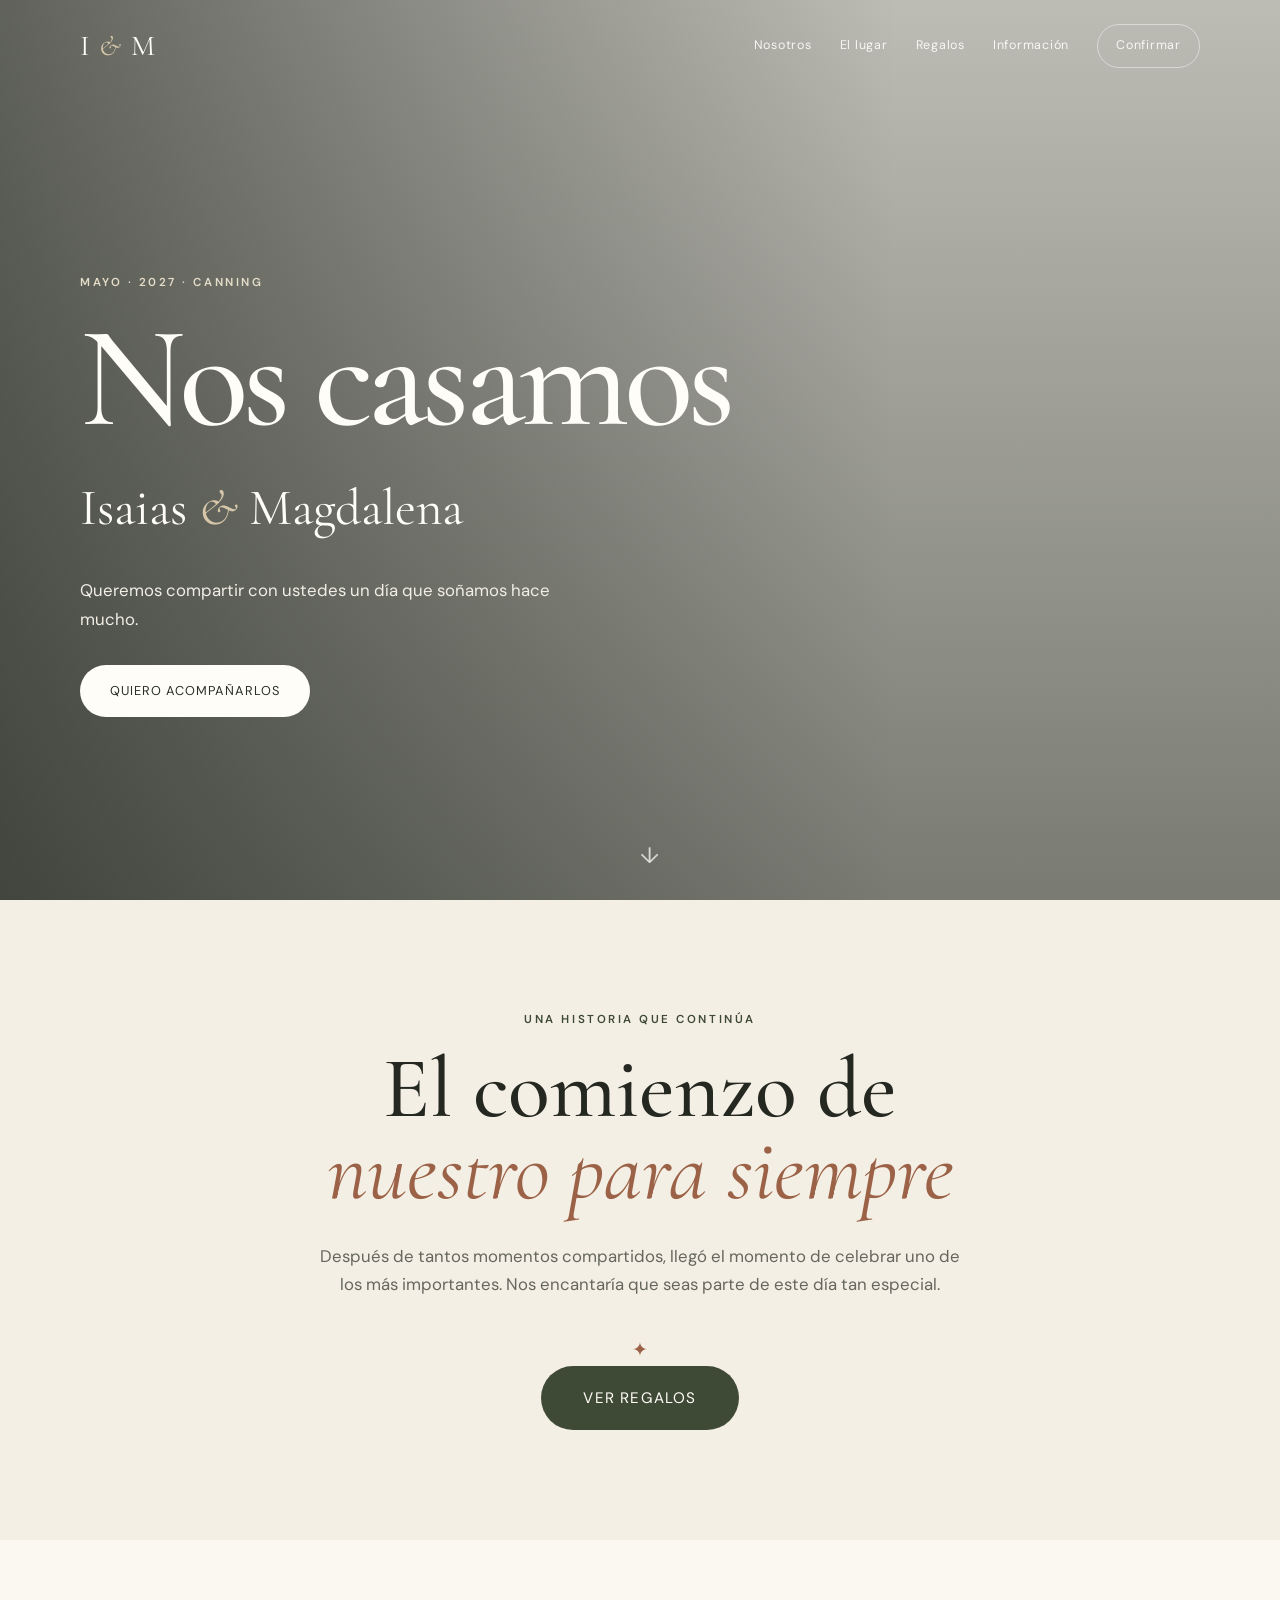
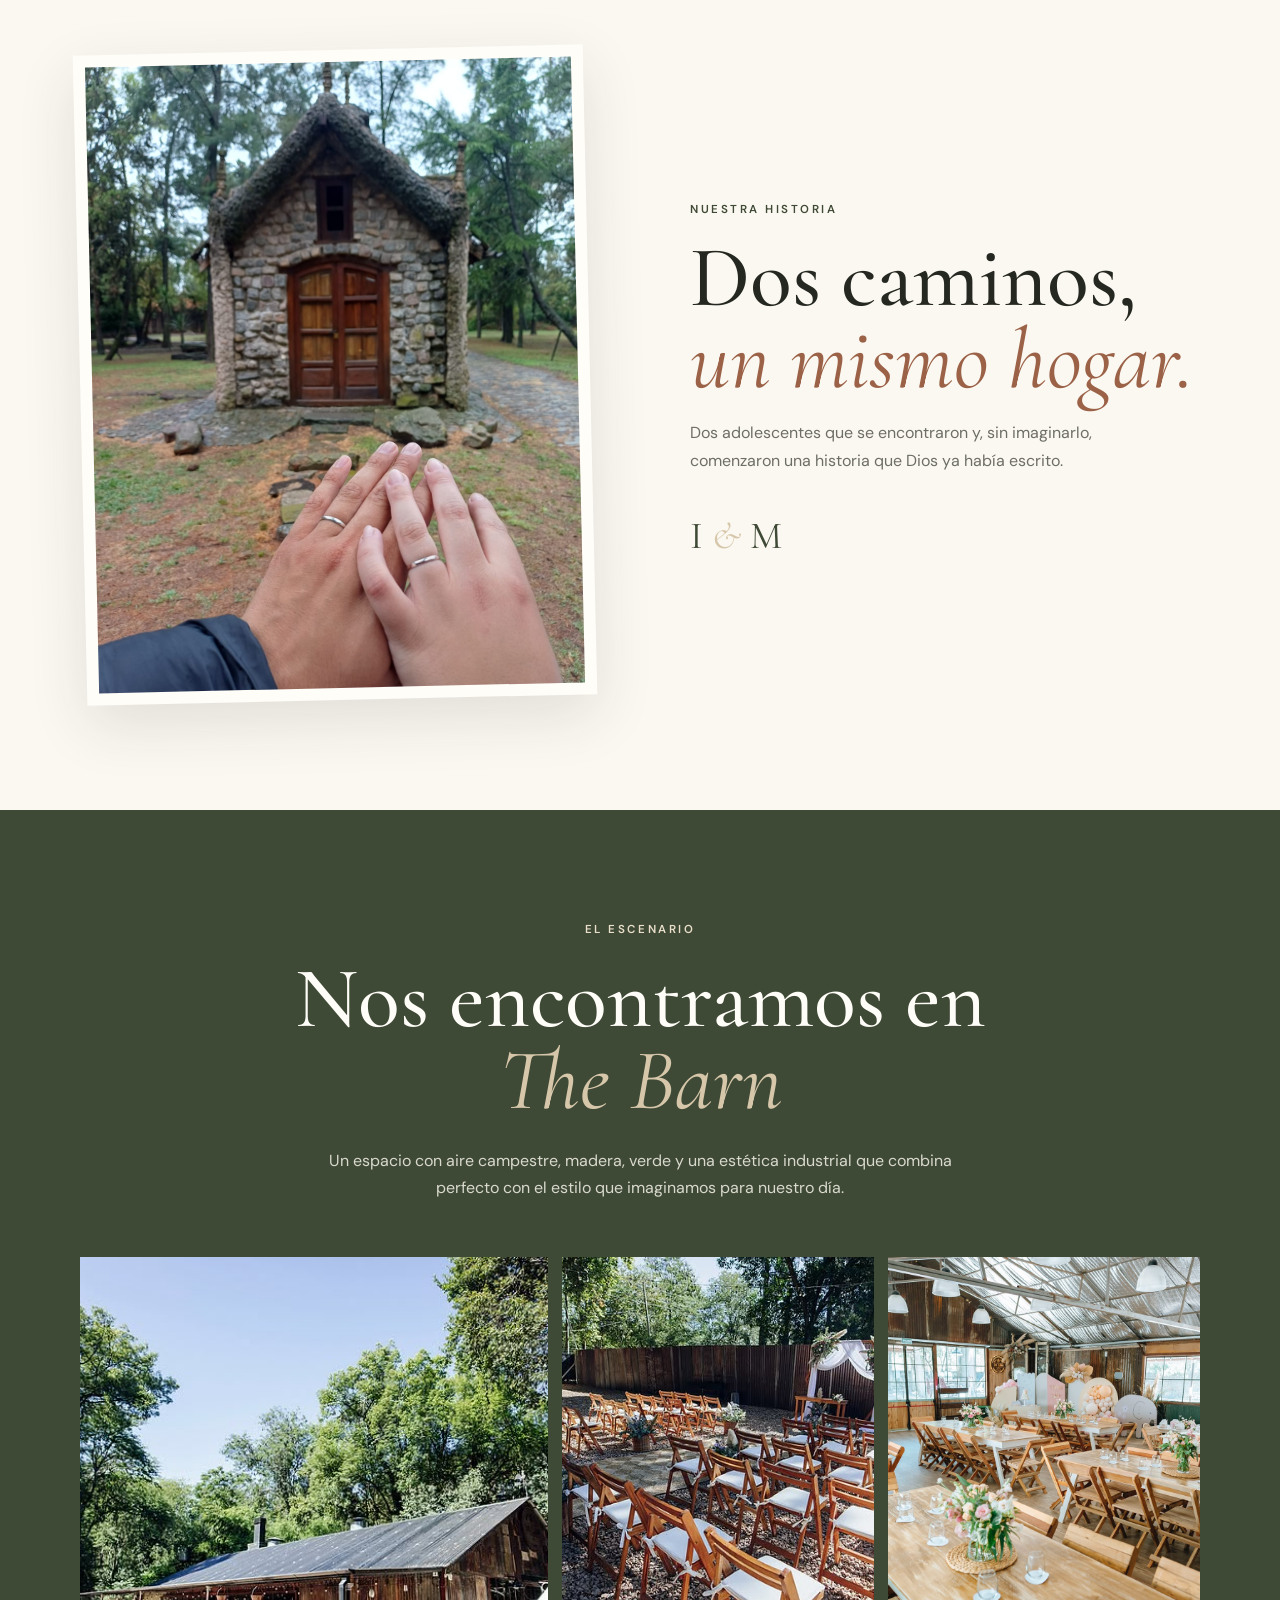
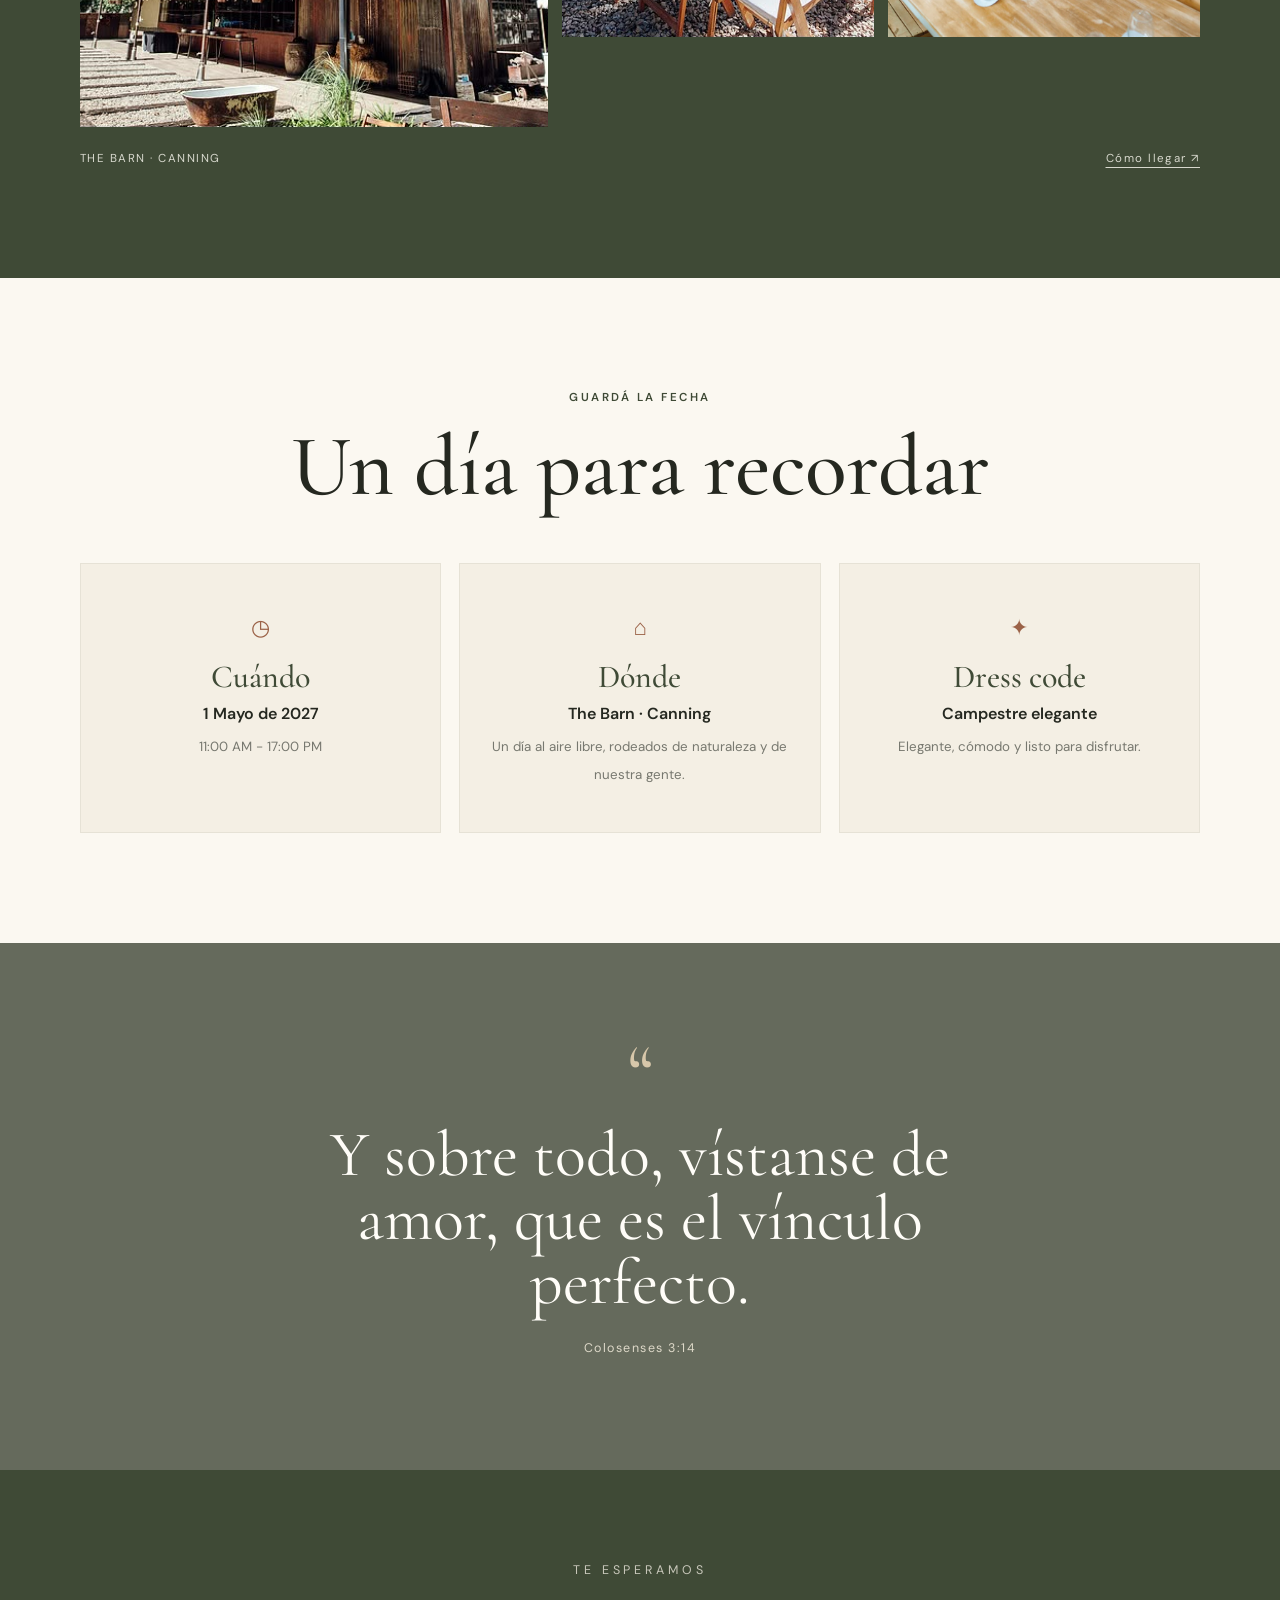
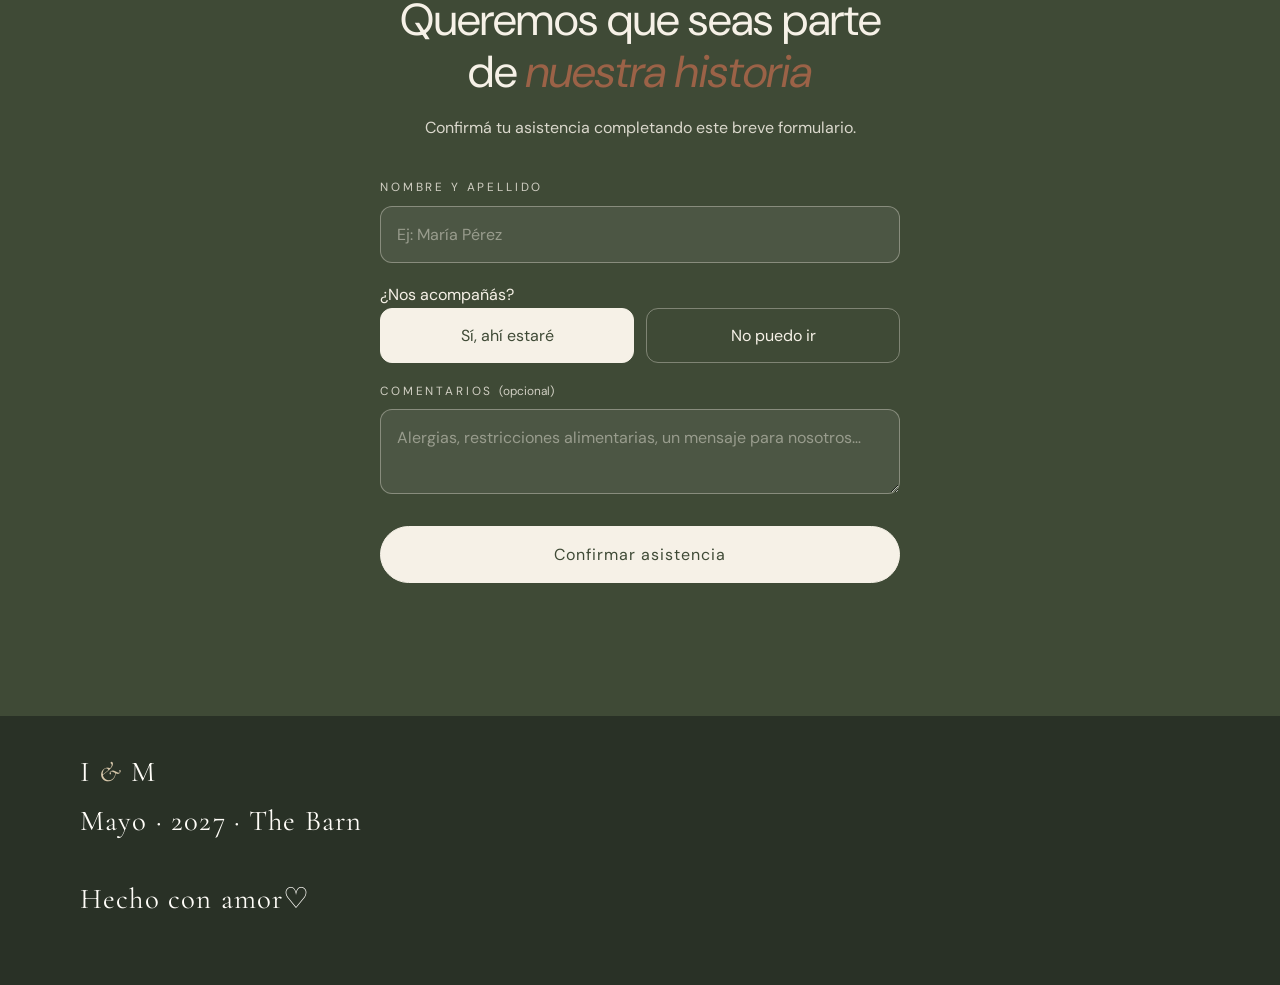
<file: index.html>
<!DOCTYPE html>
<html lang="es">
<head>
  <meta charset="UTF-8">
  <meta name="viewport" content="width=device-width, initial-scale=1.0">
  <meta name="theme-color" content="#3f4a36">
  <meta name="description" content="Invitación de boda — Isaias & Magdalena. Mayo 2027. The Barn, Canning.">
  <title>Isaias & Magdalena · Nuestra boda</title>
  <link rel="preconnect" href="https://fonts.googleapis.com">
  <link rel="preconnect" href="https://fonts.gstatic.com" crossorigin>
  <link href="https://fonts.googleapis.com/css2?family=Cormorant+Garamond:wght@400;500;600;700&family=DM+Sans:wght@400;500;600&display=swap" rel="stylesheet">
  <link rel="stylesheet" href="css/styles.css">
</head>
<body>

  <header class="hero" id="inicio">
    <nav class="nav container">
      <a class="brand" href="#inicio">I <span>&</span> M</a>
      <button class="menu-toggle" aria-label="Abrir menú" aria-expanded="false">☰</button>
      <div class="nav-links">
        <a href="#historia">Nosotros</a>
        <a href="#lugar">El lugar</a>
        <a href="regalos.html">Regalos</a>
        <a href="#info">Información</a>
        <a class="nav-cta" href="#rsvp">Confirmar</a>
      </div>
    </nav>

    <div class="hero-overlay"></div>
    <div class="hero-content container">
      <p class="eyebrow">MAYO · 2027 · CANNING</p>
      <h1>Nos casamos</h1>
      <div class="names">Isaias <span>&</span> Magdalena</div>
      <p class="hero-copy">Queremos compartir con ustedes un día que soñamos hace mucho.</p>
      <a href="#rsvp" class="button button-light">Quiero acompañarlos</a>
    </div>

    <div class="scroll-hint">↓</div>
  </header>

  <main>
    <section class="intro section">
      <div class="container narrow center">
        <p class="eyebrow olive">UNA HISTORIA QUE CONTINÚA</p>
        <h2>El comienzo de<br><em>nuestro para siempre</em></h2>
        <p class="lead">Después de tantos momentos compartidos, llegó el momento de celebrar uno de los más importantes. Nos encantaría que seas parte de este día tan especial.</p>
        <div class="ornament">✦</div>
        <a class="button button-dark" href="regalos.html" style="min-height: 64px; padding: 0 42px; font-size: .95rem;">Ver regalos</a>
      </div>
    </section>

    <section class="story section" id="historia">
      <div class="container story-grid">
        <div class="story-image photo-frame">
          <img src="images/anillos.jpeg" alt="Foto de Isaias y Magdalena">
        </div>
        <div class="story-text">
          <p class="eyebrow olive">NUESTRA HISTORIA</p>
          <h2>Dos caminos,<br><em>un mismo hogar.</em></h2>
          <p>Dos adolescentes que se encontraron y, sin imaginarlo, comenzaron una historia que Dios ya había escrito.</p>
          <div class="signature">I <span>&</span> M</div>
        </div>
      </div>
    </section>

    <section class="place section" id="lugar">
      <div class="container">
        <div class="place-heading center">
          <p class="eyebrow cream">EL ESCENARIO</p>
          <h2>Nos encontramos en<br><em>The Barn</em></h2>
          <p>Un espacio con aire campestre, madera, verde y una estética industrial que combina perfecto con el estilo que imaginamos para nuestro día.</p>
        </div>

        <div class="place-gallery">
          <div class="place-card large">
            <img src="/images/barn3.jpeg" alt="Paisaje campestre">
          </div>
          <div class="place-card">
            <img src="/images/barn5.jpeg" alt="Decoración de boda rústica">
          </div>
          <div class="place-card">
            <img src="/images/barn1.jpeg" alt="Boda al aire libre">
          </div>
        </div>

        <div class="place-note">
          <span>THE BARN · CANNING</span>
          <a href="https://www.google.com/maps/search/?api=1&query=The+Barn+Canning" target="_blank" rel="noopener">Cómo llegar ↗</a>
        </div>
      </div>
    </section>

    <section class="details section" id="info">
      <div class="container">
        <div class="center">
          <p class="eyebrow olive">GUARDÁ LA FECHA</p>
          <h2>Un día para recordar</h2>
        </div>

        <div class="details-grid">
          <article class="detail-card">
            <span class="detail-icon">◷</span>
            <h3>Cuándo</h3>
            <p>1 Mayo de 2027</p>
            <small>11:00 AM - 17:00 PM</small>
          </article>
          <article class="detail-card">
            <span class="detail-icon">⌂</span>
            <h3>Dónde</h3>
            <p>The Barn · Canning</p>
            <small>Un día al aire libre, rodeados de naturaleza y de nuestra gente.</small>
          </article>
          <article class="detail-card">
            <span class="detail-icon">✦</span>
            <h3>Dress code</h3>
            <p>Campestre elegante</p>
            <small>Elegante, cómodo y listo para disfrutar.</small>
          </article>
        </div>
      </div>
    </section>
<!-- 
    <section class="gallery section" id="galeria">
      <div class="container">
        <div class="center">
          <p class="eyebrow olive">MOMENTOS NUESTROS</p>
          <h2>Un pedacito de nuestra historia</h2>

        <div class="photo-grid">
          <div class="gallery-item tall"><img src="assets/nosotros-2.jpg" alt="Foto de la pareja" onerror="this.src='https://images.unsplash.com/photo-1520854221256-17451cc331bf?auto=format&fit=crop&w=900&q=85'"></div>
          <div class="gallery-item"><img src="assets/nosotros-3.jpg" alt="Foto de la pareja" onerror="this.src='https://images.unsplash.com/photo-1511285560929-80b456fea0bc?auto=format&fit=crop&w=900&q=85'"></div>
          <div class="gallery-item"><img src="assets/nosotros-4.jpg" alt="Foto de la pareja" onerror="this.src='https://images.unsplash.com/photo-1465495976277-4387d4b0e4a6?auto=format&fit=crop&w=900&q=85'"></div>
          <div class="gallery-item wide"><img src="assets/nosotros-5.jpg" alt="Foto de la pareja" onerror="this.src='https://images.unsplash.com/photo-1519225421980-715cb0215aed?auto=format&fit=crop&w=1200&q=85'"></div>
          <div class="gallery-item"><img src="assets/nosotros-6.jpg" alt="Foto de la pareja" onerror="this.src='https://images.unsplash.com/photo-1522673607200-164d1b6ce486?auto=format&fit=crop&w=900&q=85'"></div>
        </div>
      </div>
    </section> -->

    <section class="quote section">
      <div class="quote-overlay"></div>
      <div class="container narrow center">
        <div class="quote-mark">“</div>
        <blockquote>Y sobre todo, vístanse de amor, que es el vínculo perfecto.</blockquote>
        <cite>Colosenses 3:14</cite>
      </div>
    </section>

    <section id="rsvp">
  <div class="rv-wrap">
    <p class="rv-eyebrow">Te esperamos</p>
    <h2>Queremos que seas parte de <em>nuestra historia</em></h2>
    <p class="rv-intro">Confirmá tu asistencia completando este breve formulario.</p>

    <form id="rv-form" novalidate>
      <div>
        <label class="rv-label" for="rv-nombre">Nombre y apellido</label>
        <input type="text" id="rv-nombre" name="nombre" placeholder="Ej: María Pérez" autocomplete="name" required>
      </div>

      <div>
        <span class="rv-label" style="display:block">¿Nos acompañás?</span>
        <div class="rv-opciones">
          <label><input type="radio" name="asistencia" value="Sí" checked><span>Sí, ahí estaré</span></label>
          <label><input type="radio" name="asistencia" value="No"><span>No puedo ir</span></label>
        </div>
      </div>

      <div>
        <label class="rv-label" for="rv-coment">Comentarios <span style="text-transform:none;letter-spacing:0">(opcional)</span></label>
        <textarea id="rv-coment" name="comentarios" placeholder="Alergias, restricciones alimentarias, un mensaje para nosotros…"></textarea>
      </div>

      <!-- trampa para bots: si se completa, no se envía -->
      <div class="rv-hp" aria-hidden="true">
        <input type="text" name="web" tabindex="-1" autocomplete="off">
      </div>

      <button class="rv-btn" id="rv-enviar" type="submit">Confirmar asistencia</button>
      <p class="rv-msg" id="rv-msg" role="status"></p>
    </form>

    <div class="rv-gracias" id="rv-gracias">
      <div class="rv-orn">✦</div>
      <h3 id="rv-gracias-titulo">¡Gracias por confirmar!</h3>
      <p id="rv-gracias-texto">Recibimos tu respuesta. Nos vemos pronto ♡</p>
    </div>
  </div>
</section>


<script>
(function () {
  /* Pegá acá el link de "Aplicación web" que te da Google Apps Script
     (termina en /exec). Ver instrucciones aparte. */
  var SCRIPT_URL = "https://script.google.com/macros/s/AKfycbxLMIpXN3twSSi3PvsIwdO7Vk8PCR7IIiwF1JnvDKRMQa2CeKNbaCB3D-6XfTPdbLgu9g/exec";

  var form = document.getElementById("rv-form");
  var btn = document.getElementById("rv-enviar");
  var msg = document.getElementById("rv-msg");
  var gracias = document.getElementById("rv-gracias");
  if (!form) return;

  function error(t) { msg.className = "rv-msg rv-error"; msg.textContent = t; }

  form.addEventListener("submit", function (e) {
    e.preventDefault();
    msg.className = "rv-msg"; msg.textContent = "";

    var f = new FormData(form);
    var nombre = (f.get("nombre") || "").trim();
    if (f.get("web")) return;                         // bot
    if (nombre.split(/\s+/).length < 2 || nombre.length < 4) {
      error("Por favor escribí tu nombre y apellido."); return;
    }
    if (!SCRIPT_URL) { error("Falta configurar el formulario."); return; }

    btn.disabled = true; btn.textContent = "Enviando…";

    var datos = new URLSearchParams();
    datos.append("nombre", nombre);
    datos.append("asistencia", f.get("asistencia"));
    datos.append("comentarios", (f.get("comentarios") || "").trim());

    // no-cors: evita problemas de CORS con Google. No se puede leer la
    // respuesta, así que si el envío no falla por red, se da por recibido.
    fetch(SCRIPT_URL, { method: "POST", mode: "no-cors", body: datos })
      .then(function () {
        var viene = f.get("asistencia") === "Sí";
        document.getElementById("rv-gracias-titulo").textContent =
          viene ? "¡Gracias por confirmar!" : "Gracias por avisarnos";
        document.getElementById("rv-gracias-texto").textContent =
          viene ? "Recibimos tu respuesta. Nos vemos pronto ♡"
                : "Lamentamos que no puedas acompañarnos. ¡Te mandamos un abrazo grande!";
        form.style.display = "none";
        gracias.style.display = "block";
      })
      .catch(function () {
        error("No pudimos enviar tu respuesta. Probá de nuevo en un momento.");
        btn.disabled = false; btn.textContent = "Confirmar asistencia";
      });
  });
})();
</script>

  </main>

  <footer>
    <div class="container footer-inner">
      <div class="footer-brand">I <span>&</span> M<div>
      <p>Mayo · 2027 · The Barn</p>
      <p>Hecho con amor♡</p>
    </div>
  </footer>

  <script src="js/script.js"></script>
</body>
</html>
</file>
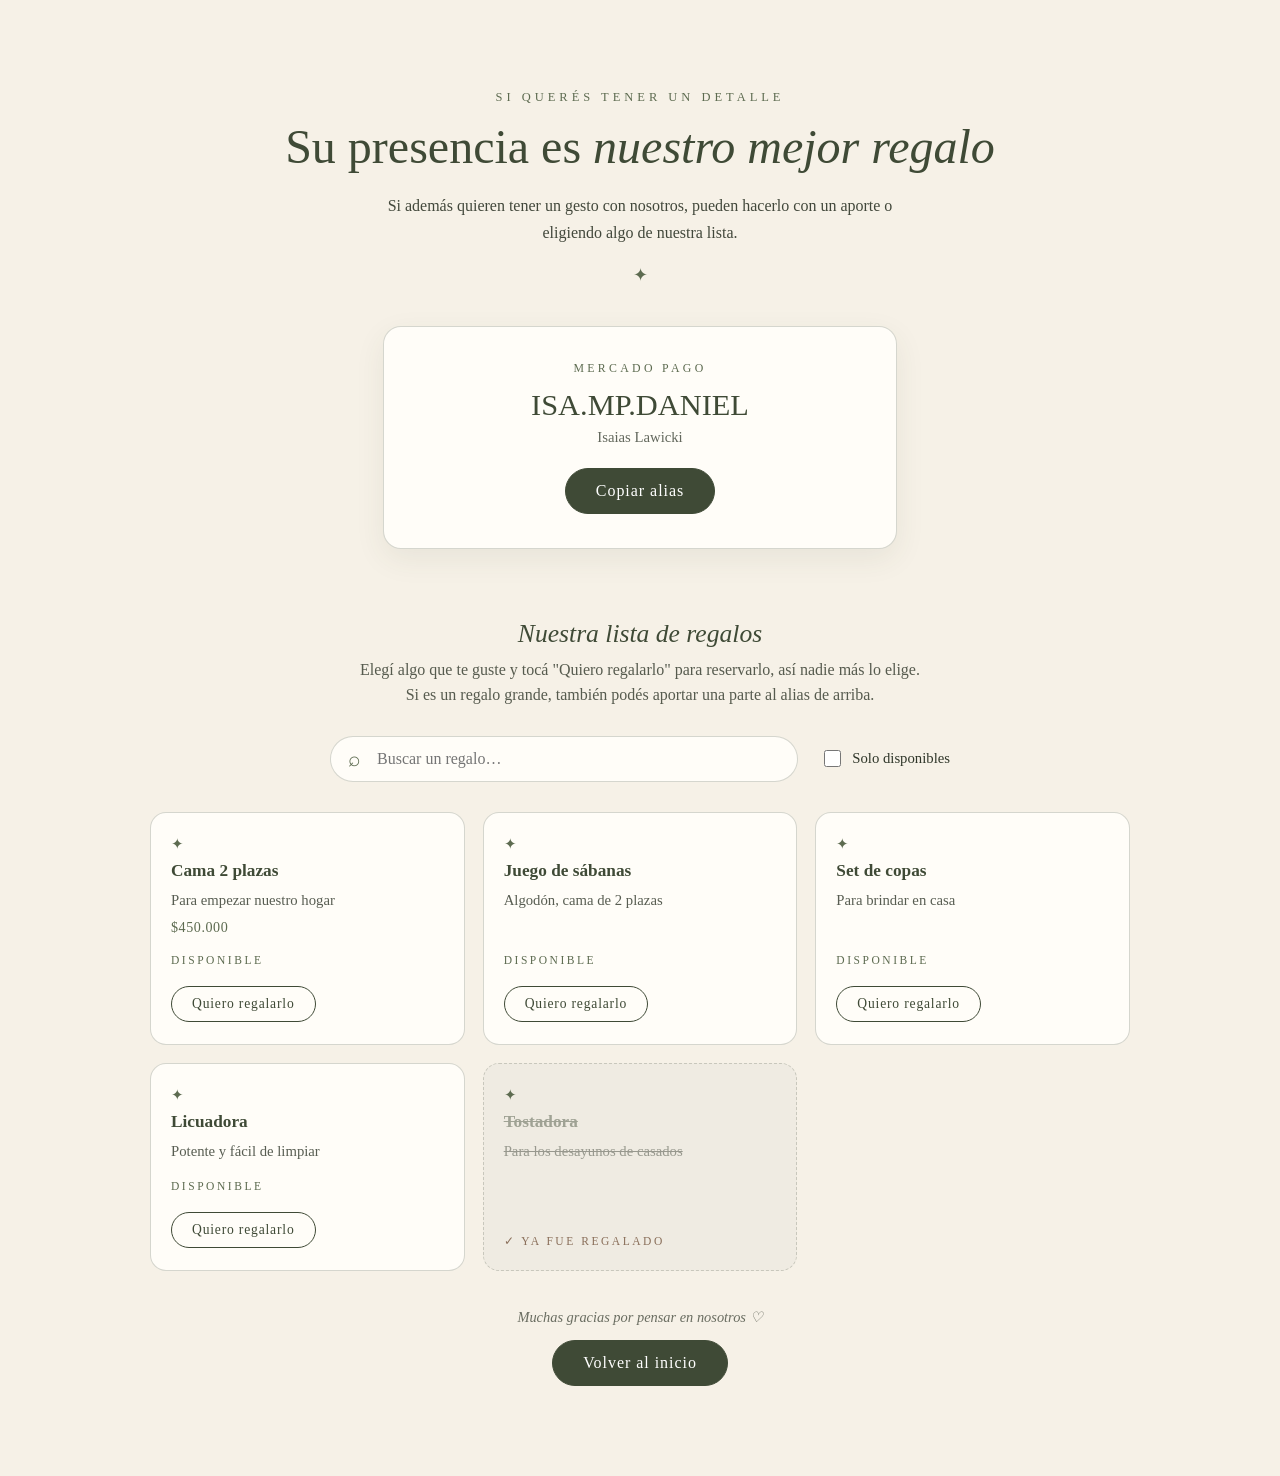
<file: regalos.html>
<!DOCTYPE html>
<html lang="es">
<head>
  <meta charset="UTF-8">
  <meta name="viewport" content="width=device-width, initial-scale=1.0">
  <title>Isaias y Magdalena | Regalos</title>
<style>
  body { margin: 0; }
  #regalos {
    --rg-verde: #3f4a36;
    --rg-verde-suave: #5d6b50;
    --rg-crema: #f6f1e7;
    --rg-papel: #fffdf8;
    --rg-borde: rgba(63, 74, 54, .22);
    --rg-texto: #2f3629;

    background: var(--rg-crema);
    color: var(--rg-texto);
    padding: 90px 20px;
    text-align: center;
  }
  #regalos .rg-wrap { max-width: 980px; margin: 0 auto; }

  #regalos .rg-eyebrow {
    font-size: .78rem; letter-spacing: .32em; text-transform: uppercase;
    color: var(--rg-verde-suave); margin: 0 0 14px;
  }
  #regalos h2 {
    font-family: inherit; font-weight: 400;
    font-size: clamp(2rem, 5vw, 3rem); line-height: 1.15;
    margin: 0 0 18px; color: var(--rg-verde);
  }
  #regalos h2 em { font-style: italic; }
  #regalos .rg-intro { max-width: 560px; margin: 0 auto 10px; line-height: 1.7; opacity: .9; }
  #regalos .rg-orn { color: var(--rg-verde-suave); margin: 18px 0 40px; font-size: 1.1rem; }

  /* ---------- Alias ---------- */
  .rg-alias {
    background: var(--rg-papel); border: 1px solid var(--rg-borde);
    border-radius: 18px; max-width: 460px; margin: 0 auto 70px;
    padding: 34px 26px; box-shadow: 0 10px 30px rgba(63, 74, 54, .08);
  }
  .rg-alias small {
    display: block; font-size: .74rem; letter-spacing: .28em;
    text-transform: uppercase; color: var(--rg-verde-suave); margin-bottom: 12px;
  }
  .rg-alias-valor {
    font-size: clamp(1.4rem, 5vw, 1.9rem); color: var(--rg-verde);
    word-break: break-all; margin: 0 0 6px;
  }
  .rg-alias-titular { font-size: .92rem; opacity: .75; margin: 0 0 22px; }

  .rg-btn {
    display: inline-block; font: inherit; cursor: pointer; text-decoration: none;
    background: var(--rg-verde); color: #fff; border: 1px solid var(--rg-verde);
    border-radius: 999px; padding: 13px 30px; letter-spacing: .06em;
    transition: background .25s, color .25s, transform .2s, opacity .25s;
  }
  .rg-btn:hover { background: transparent; color: var(--rg-verde); }
  .rg-btn:active { transform: scale(.97); }
  .rg-btn:disabled { opacity: .6; cursor: wait; }

  /* ---------- Lista ---------- */
  .rg-subtitulo {
    font-family: inherit; font-weight: 400; font-style: italic;
    font-size: 1.6rem; color: var(--rg-verde); margin: 0 0 8px;
  }
  .rg-subtexto { margin: 0 0 28px; opacity: .8; line-height: 1.6; }

  /* Buscador */
  .rg-tools {
    display: flex; flex-wrap: wrap; align-items: center; justify-content: center;
    gap: 14px 22px; margin: 0 auto 30px; max-width: 620px;
  }
  .rg-buscar { position: relative; flex: 1 1 280px; }
  .rg-buscar input {
    width: 100%; box-sizing: border-box; font: inherit; color: var(--rg-texto);
    background: var(--rg-papel); border: 1px solid var(--rg-borde);
    border-radius: 999px; padding: 13px 20px 13px 46px;
    transition: border-color .25s, box-shadow .25s;
  }
  .rg-buscar input:focus {
    outline: none; border-color: var(--rg-verde);
    box-shadow: 0 0 0 3px rgba(63, 74, 54, .12);
  }
  .rg-buscar::before {
    content: "⌕"; position: absolute; left: 18px; top: 50%;
    transform: translateY(-52%); font-size: 1.3rem; color: var(--rg-verde-suave);
    pointer-events: none;
  }
  .rg-solo { display: flex; align-items: center; gap: 8px; font-size: .92rem; cursor: pointer; user-select: none; }
  .rg-solo input { accent-color: var(--rg-verde); width: 17px; height: 17px; }

  .rg-grid {
    display: grid; grid-template-columns: minmax(0, 1fr);
    gap: 18px; text-align: left;
  }
  .rg-item {
    background: var(--rg-papel); border: 1px solid var(--rg-borde);
    border-radius: 16px; padding: 22px 20px;
    display: flex; flex-direction: column; gap: 8px;
    transition: transform .25s, box-shadow .25s;
  }
  .rg-item:hover { transform: translateY(-3px); box-shadow: 0 10px 24px rgba(63, 74, 54, .1); }
  .rg-item .rg-ico { color: var(--rg-verde-suave); font-size: .95rem; }
  .rg-item h4 { font-family: inherit; font-weight: 600; font-size: 1.08rem; margin: 0; color: var(--rg-verde); }
  .rg-item p { margin: 0; font-size: .92rem; line-height: 1.5; opacity: .8; }
  .rg-precio { font-size: .88rem; color: var(--rg-verde-suave); letter-spacing: .04em; }
  .rg-estado {
    margin-top: auto; padding-top: 10px; font-size: .72rem;
    letter-spacing: .22em; text-transform: uppercase; color: var(--rg-verde-suave);
  }
  .rg-item.no-disponible { background: #efebe2; border-style: dashed; }
  .rg-item.no-disponible h4, .rg-item.no-disponible p { text-decoration: line-through; opacity: .45; }
  .rg-item.no-disponible .rg-estado { color: #8a6f5a; }
  .rg-item.no-disponible .rg-estado::before { content: "✓ "; }

  .rg-quiero {
    margin-top: 12px; align-self: flex-start; font: inherit; font-size: .85rem;
    letter-spacing: .06em; cursor: pointer; color: var(--rg-verde); background: transparent;
    border: 1px solid var(--rg-verde); border-radius: 999px; padding: 9px 20px;
    transition: background .25s, color .25s;
  }
  .rg-quiero:hover { background: var(--rg-verde); color: #fff; }

  .rg-vacio { grid-column: 1 / -1; text-align: center; opacity: .65; padding: 30px 0; }
  .rg-nota { margin-top: 38px; font-size: .9rem; opacity: .7; font-style: italic; }

  /* ---------- Ventana de reserva ---------- */
  .rg-modal {
    position: fixed; inset: 0; z-index: 1000; display: flex;
    align-items: center; justify-content: center; padding: 20px;
    background: rgba(47, 54, 41, .55);
  }
  .rg-modal[hidden] { display: none; }
  .rg-modal-card {
    position: relative; width: 100%; max-width: 420px; box-sizing: border-box;
    background: var(--rg-papel); border-radius: 18px; padding: 36px 28px 30px;
    text-align: center; box-shadow: 0 20px 50px rgba(0, 0, 0, .25);
  }
  .rg-cerrar {
    position: absolute; top: 10px; right: 14px; border: 0; background: none;
    font-size: 1.8rem; line-height: 1; cursor: pointer; color: var(--rg-verde-suave);
  }
  .rg-modal-card h4 {
    font-family: inherit; font-weight: 400; font-style: italic;
    font-size: 1.6rem; color: var(--rg-verde); margin: 0 0 12px;
  }
  .rg-modal-card p { margin: 0 0 18px; line-height: 1.6; font-size: .95rem; opacity: .85; }
  .rg-modal-card input[type="text"] {
    width: 100%; box-sizing: border-box; font: inherit; color: var(--rg-texto);
    background: #fff; border: 1px solid var(--rg-borde); border-radius: 12px;
    padding: 13px 16px; margin-bottom: 16px; text-align: center;
  }
  .rg-modal-card input[type="text"]:focus { outline: none; border-color: var(--rg-verde); }
  .rg-modal-msg { min-height: 1.3em; margin: 12px 0 0 !important; font-size: .9rem !important; color: #a4482c; }
  .rg-hp { position: absolute; left: -9999px; height: 0; overflow: hidden; }

  @media (max-width: 600px) {
    #regalos { padding: 58px 16px; }
    #regalos .rg-eyebrow { letter-spacing: .22em; }
    #regalos h2 { font-size: clamp(1.9rem, 8vw, 2.5rem); }
    #regalos .rg-orn { margin: 14px 0 28px; }
    .rg-alias { margin-bottom: 48px; padding: 28px 18px; }
    .rg-tools { gap: 12px; margin-bottom: 22px; }
    .rg-buscar { flex-basis: 100%; min-width: 0; }
    .rg-solo { width: 100%; justify-content: center; }
    .rg-grid { grid-template-columns: minmax(0, 1fr); gap: 12px; }
    .rg-item { padding: 18px; }
    .rg-quiero { align-self: stretch; min-height: 44px; }
    .rg-modal { padding: 12px; }
    .rg-modal-card { padding: 34px 20px 24px; }
  }

  @media (max-width: 360px) {
    #regalos { padding-right: 12px; padding-left: 12px; }
    .rg-alias { padding: 24px 14px; }
    .rg-alias small { letter-spacing: .16em; }
    .rg-solo { font-size: .85rem; }
    .rg-modal-card { padding-right: 16px; padding-left: 16px; }
  }

  @media (min-width: 640px) {
    .rg-grid { grid-template-columns: repeat(2, minmax(0, 1fr)); }
  }

  @media (min-width: 960px) {
    .rg-grid { grid-template-columns: repeat(3, minmax(0, 1fr)); }
  }
</style>
</head>
<body>

<section id="regalos">
  <div class="rg-wrap">
    <p class="rg-eyebrow">Si querés tener un detalle</p>
    <h2>Su presencia es <em>nuestro mejor regalo</em></h2>
    <p class="rg-intro">
      Si además quieren tener un gesto con nosotros, pueden hacerlo
      con un aporte o eligiendo algo de nuestra lista.
    </p>
    <div class="rg-orn">✦</div>

    <!-- ALIAS MERCADO PAGO -->
    <div class="rg-alias">
      <small>Mercado Pago</small>
      <!-- 👇 CAMBIÁ ESTE ALIAS POR EL TUYO -->
      <p class="rg-alias-valor" id="rg-alias">ISA.MP.DANIEL</p>
      <!-- 👇 CAMBIÁ EL NOMBRE DEL TITULAR (o borrá esta línea) -->
      <p class="rg-alias-titular">Isaias Lawicki</p>
      <button class="rg-btn" id="rg-copiar" type="button">Copiar alias</button>
    </div>

    <!-- LISTA DE REGALOS -->
    <h3 class="rg-subtitulo">Nuestra lista de regalos</h3>
    <p class="rg-subtexto">
      Elegí algo que te guste y tocá "Quiero regalarlo" para reservarlo, así nadie más lo elige.<br>
      Si es un regalo grande, también podés aportar una parte al alias de arriba.
    </p>

    <div class="rg-tools">
      <div class="rg-buscar">
        <input type="search" id="rg-buscar" placeholder="Buscar un regalo…" autocomplete="off" aria-label="Buscar un regalo">
      </div>
      <label class="rg-solo"><input type="checkbox" id="rg-solo"> Solo disponibles</label>
    </div>

    <div class="rg-grid" id="rg-grid">
      <div class="rg-vacio">Cargando lista…</div>
    </div>

    <p class="rg-nota">Muchas gracias por pensar en nosotros ♡</p>
    <a class="rg-btn" href="index.html">Volver al inicio</a>
  </div>

  <!-- VENTANA DE RESERVA -->
  <div class="rg-modal" id="rg-modal" hidden>
    <div class="rg-modal-card" role="dialog" aria-modal="true" aria-labelledby="rg-modal-regalo">
      <button class="rg-cerrar" id="rg-cerrar" type="button" aria-label="Cerrar">×</button>

      <div id="rg-paso-form">
        <p class="rg-eyebrow">Tu regalo</p>
        <h4 id="rg-modal-regalo"></h4>
        <p>Dejanos tu nombre y apellido para reservarlo a tu nombre.</p>
        <input type="text" id="rg-nombre" placeholder="Nombre y apellido" autocomplete="name">
        <div class="rg-hp" aria-hidden="true"><input type="text" id="rg-web" tabindex="-1" autocomplete="off"></div>
        <button class="rg-btn" id="rg-reservar" type="button">Reservar este regalo</button>
        <p class="rg-modal-msg" id="rg-modal-msg" role="status"></p>
      </div>

      <div id="rg-paso-listo" hidden>
        <p class="rg-eyebrow">✦</p>
        <h4>¡Gracias!</h4>
        <p>Tu regalo quedó reservado. Ya aparece como tomado para que nadie más lo elija.</p>
        <button class="rg-btn" id="rg-listo-cerrar" type="button">Cerrar</button>
      </div>
    </div>
  </div>
</section>


<script>
(function () {
  /* Link "/exec" del script de Google de los REGALOS (ver instrucciones).
     Si lo dejás vacío se muestra la lista de respaldo y no se puede reservar. */
  var SCRIPT_URL = "https://script.google.com/macros/s/AKfycbwbUREK5wGukHoFWFeEp7CteHjnRmgKDRBWDUEVD_YRcAAdOlhXh4p4pDNxCJ5Zd4Ol/exec";

  var LISTA_RESPALDO = [
    { regalo: "Cama 2 plazas",    descripcion: "Para empezar nuestro hogar",    disponible: true, precio: "450000" },
    { regalo: "Juego de sábanas", descripcion: "Algodón, cama de 2 plazas",     disponible: true },
    { regalo: "Set de copas",     descripcion: "Para brindar en casa",          disponible: true },
    { regalo: "Licuadora",        descripcion: "Potente y fácil de limpiar",    disponible: true },
    { regalo: "Tostadora",        descripcion: "Para los desayunos de casados", disponible: false }
  ];

  var items = [];
  var regaloActual = null;

  var grid = document.getElementById("rg-grid");
  var inBuscar = document.getElementById("rg-buscar");
  var inSolo = document.getElementById("rg-solo");
  var modal = document.getElementById("rg-modal");
  var pasoForm = document.getElementById("rg-paso-form");
  var pasoListo = document.getElementById("rg-paso-listo");
  var inNombre = document.getElementById("rg-nombre");
  var btnReservar = document.getElementById("rg-reservar");
  var modalMsg = document.getElementById("rg-modal-msg");

  /* ---------- Copiar alias ---------- */
  var btnCopiar = document.getElementById("rg-copiar");
  var alias = document.getElementById("rg-alias");
  if (btnCopiar && alias) {
    btnCopiar.addEventListener("click", function () {
      var txt = alias.textContent.trim();
      var ok = function () {
        btnCopiar.textContent = "¡Alias copiado!";
        setTimeout(function () { btnCopiar.textContent = "Copiar alias"; }, 2200);
      };
      if (navigator.clipboard && navigator.clipboard.writeText) {
        navigator.clipboard.writeText(txt).then(ok);
      } else {
        var t = document.createElement("textarea");
        t.value = txt; document.body.appendChild(t); t.select();
        document.execCommand("copy"); document.body.removeChild(t); ok();
      }
    });
  }

  /* ---------- Utilidades ---------- */
  function esc(s) {
    return String(s).replace(/[&<>"']/g, function (c) {
      return { "&": "&amp;", "<": "&lt;", ">": "&gt;", '"': "&quot;", "'": "&#39;" }[c];
    });
  }
  function norm(s) {
    return String(s || "").normalize("NFD").replace(/[\u0300-\u036f]/g, "").toLowerCase().trim();
  }
  /* 450000 → $450.000 ; si escribís texto ("Aprox. $450.000") lo deja igual */
  function fmtPrecio(p) {
    p = String(p || "").trim();
    if (!p) return "";
    if (/^\d+$/.test(p)) return "$" + Number(p).toLocaleString("es-AR");
    if (/^[\d.,]+$/.test(p)) return "$" + p;
    return p;
  }

  /* ---------- Render (con buscador) ---------- */
  function render() {
    var q = norm(inBuscar.value);
    var soloLibres = inSolo.checked;
    var puedeReservar = !!SCRIPT_URL;

    var lista = items.filter(function (g) {
      if (soloLibres && !g.disponible) return false;
      if (!q) return true;
      return norm(g.regalo + " " + g.descripcion).indexOf(q) !== -1;
    });

    if (!lista.length) {
      grid.innerHTML = '<div class="rg-vacio">' +
        (items.length ? "No encontramos regalos con esa búsqueda." : "Pronto vamos a sumar ideas ♡") +
        '</div>';
      return;
    }

    grid.innerHTML = lista.map(function (g) {
      var libre = g.disponible;
      var boton = (libre && puedeReservar)
        ? '<button type="button" class="rg-quiero" data-regalo="' + esc(g.regalo) + '">Quiero regalarlo</button>'
        : "";
      return '<article class="rg-item' + (libre ? "" : " no-disponible") + '">' +
        '<span class="rg-ico">✦</span>' +
        '<h4>' + esc(g.regalo) + '</h4>' +
        (g.descripcion ? '<p>' + esc(g.descripcion) + '</p>' : '') +
        (g.precio ? '<span class="rg-precio">' + esc(fmtPrecio(g.precio)) + '</span>' : '') +
        '<span class="rg-estado">' + (libre ? "Disponible" : "Ya fue regalado") + '</span>' +
        boton +
      '</article>';
    }).join("");
  }

  inBuscar.addEventListener("input", render);
  inSolo.addEventListener("change", render);

  /* ---------- Carga desde el script de Google ---------- */
  function cargar() {
    if (!SCRIPT_URL) { items = LISTA_RESPALDO.slice(); render(); return Promise.resolve(); }
    return fetch(SCRIPT_URL + "?t=" + Date.now())
      .then(function (r) { if (!r.ok) throw new Error(); return r.json(); })
      .then(function (d) {
        if (!d || !d.ok) throw new Error();
        items = d.items;
        render();
      })
      .catch(function () {
        if (!items.length) { items = LISTA_RESPALDO.slice(); render(); }
      });
  }
  cargar();

  /* ---------- Ventana de reserva ---------- */
  function abrir(nombreRegalo) {
    regaloActual = nombreRegalo;
    document.getElementById("rg-modal-regalo").textContent = nombreRegalo;
    modalMsg.textContent = "";
    inNombre.value = "";
    btnReservar.disabled = false;
    btnReservar.textContent = "Reservar este regalo";
    pasoForm.hidden = false;
    pasoListo.hidden = true;
    modal.hidden = false;
    setTimeout(function () { inNombre.focus(); }, 50);
  }
  function cerrar() { modal.hidden = true; regaloActual = null; }

  grid.addEventListener("click", function (e) {
    var b = e.target.closest(".rg-quiero");
    if (b) abrir(b.getAttribute("data-regalo"));
  });
  document.getElementById("rg-cerrar").addEventListener("click", cerrar);
  document.getElementById("rg-listo-cerrar").addEventListener("click", cerrar);
  modal.addEventListener("click", function (e) { if (e.target === modal) cerrar(); });
  document.addEventListener("keydown", function (e) { if (e.key === "Escape" && !modal.hidden) cerrar(); });
  inNombre.addEventListener("keydown", function (e) { if (e.key === "Enter") btnReservar.click(); });

  btnReservar.addEventListener("click", function () {
    var nombre = inNombre.value.trim();
    modalMsg.textContent = "";
    if (document.getElementById("rg-web").value) return;           // bot
    if (nombre.length < 4 || nombre.split(/\s+/).length < 2) {
      modalMsg.textContent = "Por favor escribí tu nombre y apellido."; return;
    }

    btnReservar.disabled = true;
    btnReservar.textContent = "Reservando…";

    var datos = new URLSearchParams();
    datos.append("regalo", regaloActual);
    datos.append("nombre", nombre);

    fetch(SCRIPT_URL, { method: "POST", body: datos })
      .then(function (r) { return r.json(); })
      .then(function (d) {
        if (d && d.ok) {
          pasoForm.hidden = true;
          pasoListo.hidden = false;
          cargar();
        } else if (d && d.motivo === "tomado") {
          modalMsg.textContent = "Ay, justo otra persona eligió este regalo. ¡Mirá los demás!";
          btnReservar.textContent = "Reservar este regalo";
          cargar().then(function () { setTimeout(cerrar, 2200); });
        } else {
          throw new Error();
        }
      })
      .catch(function () {
        modalMsg.textContent = "No pudimos reservarlo. Probá de nuevo en un momento.";
        btnReservar.disabled = false;
        btnReservar.textContent = "Reservar este regalo";
      });
  });
})();
</script>
</body>
</html>
</file>
<file: css/styles.css>
/* =========================================================
   BODA · THE BARN
   Paleta: verde oliva / crema / tierra / madera
   ========================================================= */
:root {
  --olive: #3f4a36;
  --olive-dark: #293126;
  --sage: #77806a;
  --cream: #f4efe4;
  --paper: #fbf8f1;
  --sand: #d7c7aa;
  --terracotta: #9b6247;
  --brown: #654a37;
  --ink: #252820;
  --white: #fffdf8;
  --serif: "Cormorant Garamond", Georgia, serif;
  --sans: "DM Sans", Arial, sans-serif;
  --shadow: 0 20px 60px rgba(35, 39, 29, .12);
}

* { box-sizing: border-box; }
html { scroll-behavior: smooth; }
body {
  margin: 0;
  color: var(--ink);
  background: var(--paper);
  font-family: var(--sans);
  line-height: 1.7;
}
img { display: block; width: 100%; height: 100%; object-fit: cover; }
a { color: inherit; text-decoration: none; }
button { font: inherit; }

.container { width: min(1120px, calc(100% - 40px)); margin: auto; }
.narrow { max-width: 760px; }
.center { text-align: center; }
.section { padding: 110px 0; }

.eyebrow {
  margin: 0 0 18px;
  letter-spacing: .22em;
  font-size: .72rem;
  font-weight: 600;
}
.eyebrow.olive { color: var(--olive); }
.eyebrow.cream { color: #e9dfcb; }

h1, h2, h3 { margin: 0; font-family: var(--serif); font-weight: 500; line-height: .95; }
h2 { font-size: clamp(3rem, 7vw, 5.4rem); }
h2 em { color: var(--terracotta); font-weight: 400; }
p { margin-top: 0; }
.lead { max-width: 650px; margin: 30px auto 0; font-size: 1.05rem; color: #65665e; }
.section-copy { max-width: 600px; margin: 20px auto 0; color: #77786f; }

.button {
  display: inline-flex;
  align-items: center;
  justify-content: center;
  min-height: 52px;
  padding: 0 30px;
  border-radius: 100px;
  font-size: .8rem;
  letter-spacing: .08em;
  text-transform: uppercase;
  transition: transform .25s ease, box-shadow .25s ease;
}
.button:hover { transform: translateY(-2px); box-shadow: 0 12px 30px rgba(0,0,0,.16); }
.button-light { color: var(--olive-dark); background: var(--white); }
.button-dark { color: var(--white); background: var(--olive); }

/* HERO */
.hero {
  min-height: 100svh;
  position: relative;
  display: flex;
  align-items: center;
  color: var(--white);
  overflow: hidden;
  background:
    linear-gradient(rgba(27,32,23,.28), rgba(27,32,23,.58)),
    url("https://images.unsplash.com/photo-1507504031003-b417219a0fde?auto=format&fit=crop&w=2200&q=90") center/cover;
}
.hero-overlay {
  position: absolute; inset: 0;
  background: linear-gradient(90deg, rgba(20,25,17,.55), transparent 70%);
}
.nav {
  position: absolute; z-index: 3; top: 0; left: 50%; transform: translateX(-50%);
  display: flex; align-items: center; justify-content: space-between;
  height: 92px;
}
.brand, .footer-brand { font-family: var(--serif); font-size: 1.8rem; letter-spacing: .04em; }
.brand span, .footer-brand span, .names span, .signature span { color: var(--sand); font-style: italic; }
.nav-links { display: flex; align-items: center; gap: 28px; font-size: .78rem; letter-spacing: .06em; }
.nav-links a { opacity: .92; }
.nav-links a:hover { opacity: 1; }
.nav-cta { border: 1px solid rgba(255,255,255,.5); padding: 10px 18px; border-radius: 100px; }
.menu-toggle { display: none; border: 0; background: transparent; color: white; font-size: 1.6rem; }

.hero-content { position: relative; z-index: 2; padding-top: 90px; }
.hero-content .eyebrow { color: #e6ddca; }
.hero h1 { font-size: clamp(4.5rem, 12vw, 9rem); letter-spacing: -.04em; }
.names { margin: 18px 0 24px; font-family: var(--serif); font-size: clamp(2rem, 4vw, 3.2rem); }
.hero-copy { max-width: 500px; color: #f2eee5; font-size: 1.05rem; margin-bottom: 32px; }
.scroll-hint { position: absolute; z-index: 2; bottom: 25px; left: 50%; font-size: 1.4rem; opacity: .75; }

/* INTRO */
.intro { background: var(--cream); }
.ornament { margin-top: 35px; color: var(--terracotta); font-size: 1.2rem; }

/* STORY */
.story { background: var(--paper); }
.story-grid { display: grid; grid-template-columns: 1fr 1fr; gap: clamp(40px, 8vw, 100px); align-items: center; }
.photo-frame { height: 650px; padding: 12px; background: var(--white); box-shadow: var(--shadow); transform: rotate(-1.3deg); }
.photo-frame img { height: 100%; }
.story-text p:not(.eyebrow) { color: #6d6e65; max-width: 480px; }
.story-text p { margin-top: 18px; }
.signature { margin-top: 30px; font-family: var(--serif); font-size: 2.4rem; color: var(--olive); }

/* PLACE */
.place { background: var(--olive); color: var(--white); }
.place-heading { max-width: 760px; margin: auto auto 55px; }
.place-heading h2 em { color: var(--sand); }
.place-heading p:not(.eyebrow) { color: #d9d9cd; max-width: 650px; margin: 25px auto 0; }
.place-gallery { display: grid; grid-template-columns: 1.5fr 1fr 1fr; gap: 14px; }
.place-card { height: 380px; overflow: hidden; }
.place-card.large { height: 470px; grid-row: span 2; }
.place-card img { transition: transform .7s ease; }
.place-card:hover img { transform: scale(1.04); }
.place-note { display: flex; justify-content: space-between; padding-top: 22px; font-size: .72rem; letter-spacing: .13em; color: #d7d8cd; }
.place-note a { text-decoration: underline; text-underline-offset: 5px; }

/* DETAILS */
.details { background: var(--paper); }
.details > .container > .center { margin-bottom: 55px; }
.details-grid { display: grid; grid-template-columns: repeat(3, 1fr); gap: 18px; }
.detail-card { background: var(--cream); padding: 45px 30px; text-align: center; border: 1px solid rgba(63,74,54,.08); }
.detail-icon { display: block; color: var(--terracotta); font-size: 1.4rem; margin-bottom: 15px; }
.detail-card h3 { font-size: 2rem; color: var(--olive); margin-bottom: 8px; }
.detail-card p { margin-bottom: 5px; font-weight: 600; }
.detail-card small { color: #77786f; }

/* GALLERY */
.gallery { background: var(--cream); }
.photo-grid { margin-top: 55px; display: grid; grid-template-columns: repeat(4, 1fr); grid-auto-rows: 230px; gap: 12px; }
.gallery-item { overflow: hidden; }
.gallery-item.tall { grid-row: span 2; }
.gallery-item.wide { grid-column: span 2; }
.gallery-item img { transition: transform .6s ease; }
.gallery-item:hover img { transform: scale(1.04); }

/* QUOTE */
.quote {
  position: relative;
  color: var(--white);
  background: url("https://images.unsplash.com/photo-1497250681960-ef046c08a56e?auto=format&fit=crop&w=2200&q=85") center/cover;
}
.quote-overlay { position: absolute; inset: 0; background: rgba(37,46,29,.70); }
.quote .container { position: relative; }
.quote-mark { font-family: var(--serif); font-size: 5rem; line-height: .5; color: var(--sand); }
blockquote { margin: 30px auto 18px; font-family: var(--serif); font-size: clamp(2.4rem, 5vw, 4rem); line-height: 1; max-width: 750px; }
cite { font-size: .78rem; letter-spacing: .12em; font-style: normal; color: #ded9c9; }

/* RSVP */
.rsvp { background: var(--paper); }
.tiny { margin-top: 18px; color: #96968d; font-size: .72rem; }
.rsvp .button { margin-top: 18px; }

/* FOOTER */
footer { background: var(--olive-dark); color: #d9dacd; padding: 32px 0; }
.footer-inner { display: flex; align-items: center; justify-content: space-between; gap: 20px; font-size: .75rem; }
.footer-brand { color: var(--white); }

/* RESPONSIVE */
@media (max-width: 850px) {
  .nav-links {
    position: absolute; top: 75px; right: 0; width: 230px; padding: 20px;
    flex-direction: column; align-items: stretch; gap: 4px;
    background: rgba(41,49,38,.97); border-radius: 18px;
    transform: translateY(-15px); opacity: 0; pointer-events: none;
    transition: .25s ease;
  }
  .nav-links.open { transform: translateY(0); opacity: 1; pointer-events: auto; }
  .nav-links a { padding: 10px; }
  .menu-toggle { display: block; }
  .story-grid { grid-template-columns: 1fr; }
  .photo-frame { height: 520px; max-width: 620px; margin: auto; }
  .story-text { text-align: center; }
  .story-text p:not(.eyebrow) { margin-left: auto; margin-right: auto; }
  .place-gallery { grid-template-columns: 1fr 1fr; }
  .place-card.large { grid-column: span 2; height: 390px; }
  .details-grid { grid-template-columns: 1fr; }
  .detail-card { padding: 35px 25px; }
  .photo-grid { grid-template-columns: repeat(2, 1fr); grid-auto-rows: 250px; }
}

#rsvp {
    --rv-verde: #3f4a36;
    --rv-crema: #f6f1e7;
    --rv-borde: rgba(246, 241, 231, .35);

    background: var(--rv-verde);
    color: var(--rv-crema);
    padding: 90px 20px;
    text-align: center;
  }
  #rsvp .rv-wrap { max-width: 520px; margin: 0 auto; }
  #rsvp .rv-eyebrow {
    font-size: .78rem; letter-spacing: .32em; text-transform: uppercase;
    opacity: .75; margin: 0 0 14px;
  }
  #rsvp h2 {
    font-family: inherit; font-weight: 400;
    font-size: clamp(2rem, 5vw, 2.8rem); line-height: 1.15;
    margin: 0 0 16px; color: var(--rv-crema);
  }
  #rsvp h2 em { font-style: italic; }
  #rsvp .rv-intro { margin: 0 0 36px; line-height: 1.7; opacity: .85; }

  #rsvp form { display: flex; flex-direction: column; gap: 18px; text-align: left; }
  #rsvp label.rv-label {
    display: block; font-size: .74rem; letter-spacing: .24em;
    text-transform: uppercase; opacity: .8; margin-bottom: 8px;
  }
  #rsvp input[type="text"], #rsvp textarea {
    width: 100%; box-sizing: border-box;
    font: inherit; color: var(--rv-crema);
    background: rgba(255, 255, 255, .07);
    border: 1px solid var(--rv-borde);
    border-radius: 12px; padding: 14px 16px;
    transition: border-color .25s, background .25s;
  }
  #rsvp textarea { resize: vertical; min-height: 84px; }
  #rsvp input::placeholder, #rsvp textarea::placeholder { color: rgba(246, 241, 231, .45); }
  #rsvp input:focus, #rsvp textarea:focus {
    outline: none; border-color: var(--rv-crema); background: rgba(255, 255, 255, .12);
  }

  /* Opciones Sí / No */
  #rsvp .rv-opciones { display: flex; gap: 12px; }
  #rsvp .rv-opciones label { flex: 1; cursor: pointer; }
  #rsvp .rv-opciones input { position: absolute; opacity: 0; pointer-events: none; }
  #rsvp .rv-opciones span {
    display: block; text-align: center; padding: 13px 10px;
    border: 1px solid var(--rv-borde); border-radius: 12px;
    transition: background .25s, color .25s, border-color .25s;
  }
  #rsvp .rv-opciones input:checked + span {
    background: var(--rv-crema); color: var(--rv-verde); border-color: var(--rv-crema);
  }
  #rsvp .rv-opciones input:focus-visible + span { outline: 2px solid var(--rv-crema); outline-offset: 2px; }

  #rsvp .rv-btn {
    font: inherit; cursor: pointer; margin-top: 6px;
    background: var(--rv-crema); color: var(--rv-verde);
    border: 1px solid var(--rv-crema); border-radius: 999px;
    padding: 14px 30px; letter-spacing: .06em;
    transition: background .25s, color .25s, opacity .25s;
  }
  #rsvp .rv-btn:hover { background: transparent; color: var(--rv-crema); }
  #rsvp .rv-btn:disabled { opacity: .6; cursor: wait; }

  #rsvp .rv-msg { min-height: 1.4em; text-align: center; font-size: .95rem; margin: 4px 0 0; }
  #rsvp .rv-error { color: #f3c7b8; }

  /* Pantalla de gracias */
  #rsvp .rv-gracias { display: none; padding: 10px 0; }
  #rsvp .rv-gracias .rv-orn { font-size: 1.4rem; margin-bottom: 14px; }
  #rsvp .rv-gracias h3 {
    font-family: inherit; font-weight: 400; font-style: italic;
    font-size: 1.8rem; margin: 0 0 10px;
  }
  #rsvp .rv-gracias p { margin: 0; opacity: .85; line-height: 1.6; }

  /* Campo trampa anti-spam (invisible) */
  #rsvp .rv-hp { position: absolute; left: -9999px; height: 0; overflow: hidden; }

  @media (max-width: 600px) { #rsvp { padding: 70px 16px; } }

  

@media (max-width: 560px) {
  .container { width: min(100% - 28px, 1120px); }
  .section { padding: 80px 0; }
  .nav { height: 72px; }
  .hero-content { padding-top: 55px; }
  .hero h1 { font-size: clamp(4rem, 20vw, 6rem); }
  .names { font-size: 2rem; }
  .hero-copy { font-size: .95rem; }
  .photo-frame { height: 430px; }
  .place-gallery { grid-template-columns: 1fr; }
  .place-card, .place-card.large { grid-column: auto; height: 330px; }
  .photo-grid { grid-template-columns: 1fr 1fr; grid-auto-rows: 190px; gap: 7px; }
  .gallery-item.wide { grid-column: span 2; }
  .footer-inner { flex-direction: column; text-align: center; }
}

.reveal { opacity: 0; transform: translateY(22px); transition: opacity .8s ease, transform .8s ease; }
.reveal.visible { opacity: 1; transform: translateY(0); }
</file>
